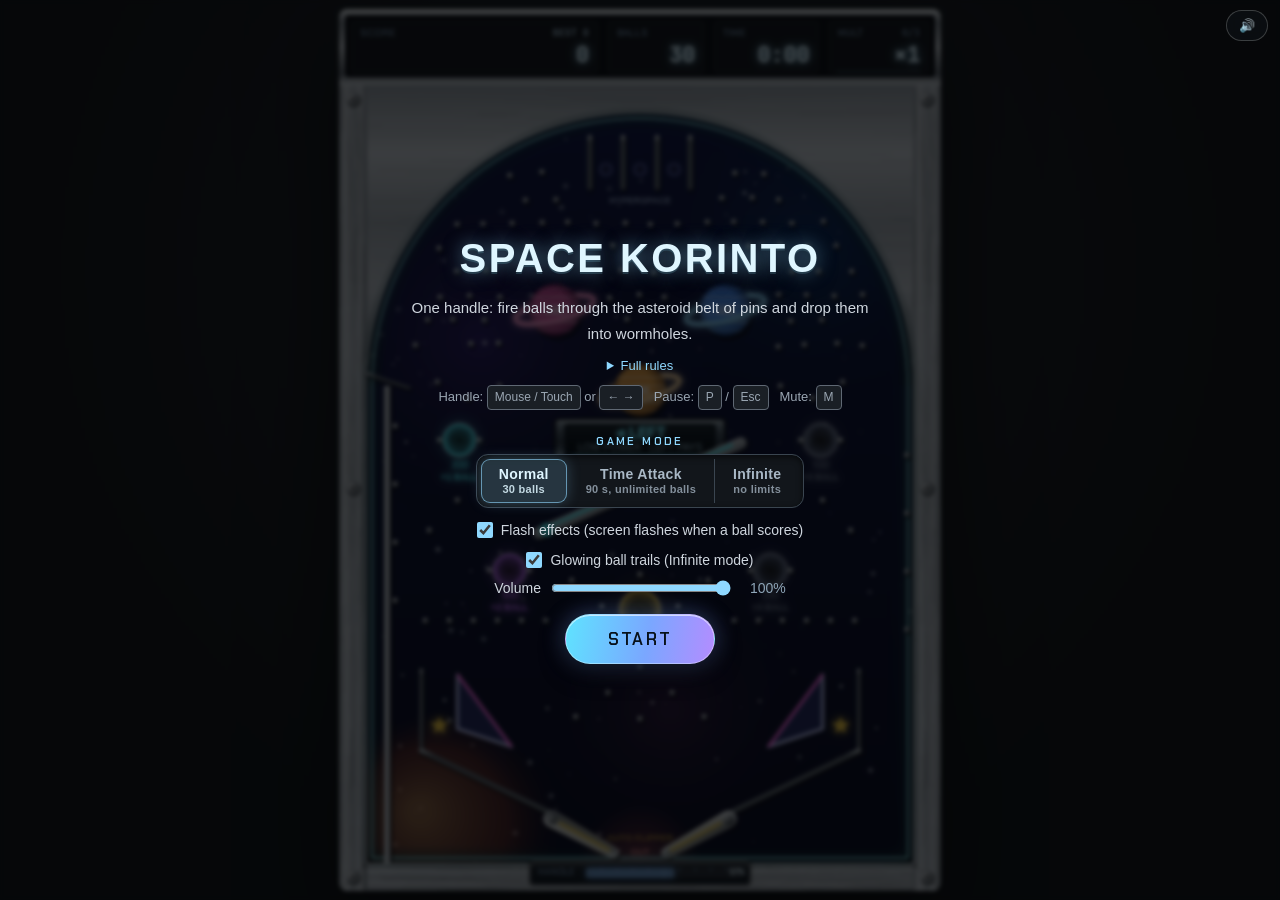
<file: index.html>
<!DOCTYPE html>
<html lang="ja">
<head>
<meta charset="utf-8">
<meta name="viewport" content="width=device-width, initial-scale=1, maximum-scale=1, user-scalable=no">
<title>Space Korinto</title>
<link rel="preconnect" href="https://fonts.gstatic.com" crossorigin>
<link rel="stylesheet" href="https://fonts.googleapis.com/css2?family=Chakra+Petch:wght@600&family=JetBrains+Mono:wght@800&display=swap">
<link rel="stylesheet" href="css/style.css?v=mode-ui-1">
</head>
<body>
<div id="wrap">
  <canvas id="c"></canvas>
  <div id="start" class="overlay">
    <h1>SPACE KORINTO</h1>
    <p data-i18n="tagline">ハンドルひとつで玉を打ち出し、ピンの小惑星帯をくぐらせてワームホールを狙おう。</p>
    <details class="rules">
      <summary data-i18n="rulesSummary">くわしいルール</summary>
      <p data-i18n="modes">鋼の筐体に組まれた宇宙の盤面。<b>ノーマルモード</b>は持ち玉 30 個からスタートし、玉が尽きたら終了。<b>タイムアタック</b>は玉が無限で 90 秒の制限時間内のスコアを競い、<b>無限モード</b>は玉も時間も無限で好きなだけ続けられます（ポーズ画面の「スコアを確定して終了」でリザルトへ）。</p>
      <p data-i18n="handle">操作は下の壁にある<b>青く光るハンドルゲージ</b>だけ。ハンドルを回している間、玉は自動で連続発射（ノーマルは毎分 100 発、タイムアタック・無限モードは毎分 200 発）。弱いと左に、強いと右に落ちるので、狙いたい場所に合わせて強さを調整しよう。いちばん左に戻すと発射が止まります。</p>
      <p data-i18n="holes">玉が<b>ワームホール</b>に吸い込まれると得点と<b>賞球</b>（持ち玉の払い出し）が入ります。シアンが 200 点、パープルが 500 点、中央の<b>ブラックホール</b>が 1,000 点。惑星の<b>バンパー</b>は 100 点、スリングショットは 50 点、インレーンの星は 300 点。</p>
      <p data-i18n="lanes">上部の<b>ハイパースペース・レーン</b>を 3 本すべて通過すると 1,500 点のボーナスと、以降の得点<b>倍率が +1</b>（最大 ×5）。</p>
      <p data-i18n="flippers">下の<b>フリッパーは自動</b>で動きます。落ちてきた玉を打ち上げてもう一度ワームホールを狙えますが、フリッパーの間や外側のレーンに落ちた玉はアウトです。</p>
    </details>
    <p class="controls" data-i18n="controls"><span class="kbd">マウス / タッチ</span> <span class="kbd">← →</span> でハンドル操作 &nbsp; <span class="kbd">P</span> / <span class="kbd">Esc</span> ポーズ &nbsp; <span class="kbd">M</span> ミュート</p>
    <div class="modePicker">
    <div class="modeLabel" id="modeLabel" data-i18n="modeLabel">ゲームモード</div>
    <div class="modes" role="radiogroup" aria-labelledby="modeLabel">
      <button id="modeNormal" type="button" role="radio" aria-checked="true" class="mode selected" data-i18n="modeNormal">ノーマル<small>持ち玉 30 個</small></button>
      <button id="modeTimed" type="button" role="radio" aria-checked="false" class="mode" data-i18n="modeTimed">タイムアタック<small>90 秒・玉無限</small></button>
      <button id="modeInfinite" type="button" role="radio" aria-checked="false" class="mode" data-i18n="modeInfinite">無限モード<small>制限なし</small></button>
    </div>
    </div>
    <label class="toggle"><input type="checkbox" class="flashToggle" checked> <span data-i18n="flash">フラッシュエフェクト（入賞時の画面の光）</span></label>
    <label class="toggle"><input type="checkbox" class="auroraToggle" checked> <span data-i18n="aurora">ボールの光の軌跡（無限モード）</span></label>
    <label class="volume"><span data-i18n="volume">音量</span> <input type="range" class="volumeSlider" min="0" max="100" step="5" value="100"> <span class="volumeValue">100%</span></label>
    <button id="startBtn" data-i18n="start">スタート</button>
  </div>
  <div id="over" class="overlay hidden">
    <h1 id="overTitle">TIME UP</h1>
    <div class="score" id="finalScore">0</div>
    <div class="best" id="finalBest"></div>
    <p id="finalStats"></p>
    <div class="row">
      <button id="retryBtn" data-i18n="retry">もう一度</button>
      <button id="titleBtn" class="secondary" data-i18n="toTitle">タイトルへ</button>
    </div>
  </div>
  <div id="pause" class="overlay hidden">
    <h1>PAUSED</h1>
    <p data-i18n="pauseHelp"><span class="kbd">P</span> / <span class="kbd">Esc</span> / <span class="kbd">Space</span> または下のボタンで再開</p>
    <div class="row">
      <button id="resumeBtn" data-i18n="resume">再開</button>
      <button id="finishBtn" class="secondary" data-i18n="finish">スコアを確定して終了</button>
      <button id="quitBtn" class="secondary" data-i18n="quit">やめる</button>
    </div>
    <label class="toggle"><input type="checkbox" class="flashToggle" checked> <span data-i18n="flash">フラッシュエフェクト（入賞時の画面の光）</span></label>
    <label class="toggle"><input type="checkbox" class="auroraToggle" checked> <span data-i18n="aurora">ボールの光の軌跡（無限モード）</span></label>
    <label class="volume"><span data-i18n="volume">音量</span> <input type="range" class="volumeSlider" min="0" max="100" step="5" value="100"> <span class="volumeValue">100%</span></label>
    <p class="note"><span data-i18n="finishNote">「スコアを確定して終了」は今のスコアで結果画面へ（ベスト更新あり）。「やめる」はスコアを残さずタイトルに戻ります。</span></p>
  </div>
  <button id="pauseBtn" class="hidden" title="ポーズ (P)" aria-label="ポーズ (P)">❚❚</button>
  <button id="mute" title="ミュート (M)" aria-label="ミュート (M)">🔊</button>
</div>

<script src="js/core.js?v=mode-fire-2"></script>
<script src="js/i18n.js?v=mode-ui-1"></script>
<script src="js/audio.js"></script>
<script src="js/board.js?v=timed-lanes-1"></script>
<script src="js/renderer.js?v=timed-lanes-1"></script>
<script src="js/game.js?v=mode-ui-1"></script>
</body>
</html>
</file>
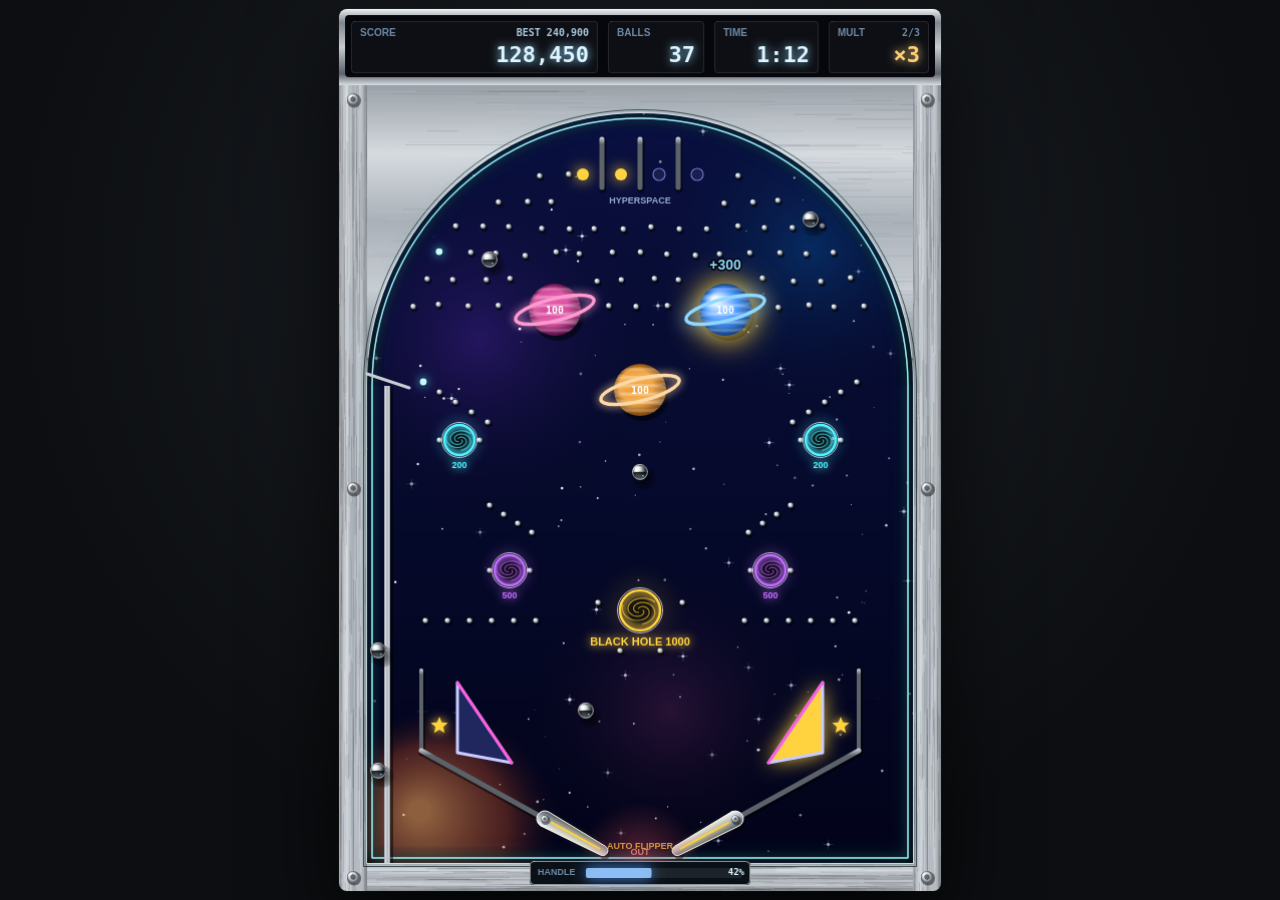
<file: design/mock-space-korinto.html>
<!DOCTYPE html>
<html lang="ja">
<head>
<meta charset="utf-8">
<title>Space Korinto — design mock</title>
<link rel="stylesheet" href="https://fonts.googleapis.com/css2?family=Chakra+Petch:wght@600&family=JetBrains+Mono:wght@800&display=swap">
<style>
html, body { margin: 0; height: 100%; background: #0c0e11; overflow: hidden; }
#wrap { width: 100vw; height: 100vh; display: flex; align-items: center; justify-content: center;
        background: radial-gradient(ellipse at 50% 30%, #1d2126 0%, #0c0e11 70%); }
canvas { display: block; height: 98vh; width: auto; max-width: 98vw; box-shadow: 0 40px 90px rgba(0,0,0,.75), 0 0 0 1px rgba(255,255,255,.04); border-radius: 8px; }
</style>
</head>
<body>
<div id="wrap"><canvas id="c"></canvas></div>
<script>
// Static colour mock of the "Space Korinto" board: the Easy Block Breaker cabinet, HUD and ball, with a space-themed
// playfield (star field, planet bumpers, wormhole pockets, silver pins, auto flippers). Nothing here moves.
const W = 600, H = 880, HUD_H = 76, WALL = 28, L = WALL, Rgt = W - WALL, T = HUD_H + WALL, B = H - WALL, R = 8;
const LANE_W = 22, FIELD_L = L + LANE_W, ARC_CX = (L + Rgt) / 2, ARC_R = (Rgt - L) / 2, ARC_CY = T + ARC_R;
const canvas = document.getElementById('c'); canvas.width = W; canvas.height = H;
const ctx = canvas.getContext('2d');
const rand = (a, b) => a + Math.random() * (b - a);
let seed = 11; const srand = () => (seed = (seed * 16807) % 2147483647) / 2147483647;

// ---------------------------------------------------------------- cabinet (unchanged from the current game)
function makeBrushedTexture(w, h, stops, vertical, alphaMax, count) {
  const cv = document.createElement('canvas'); cv.width = w; cv.height = h; const c = cv.getContext('2d');
  const g = vertical ? c.createLinearGradient(0, 0, w, 0) : c.createLinearGradient(0, 0, 0, h);
  stops.forEach(([p, col]) => g.addColorStop(p, col)); c.fillStyle = g; c.fillRect(0, 0, w, h); c.lineWidth = 1;
  for (let i = 0; i < count; i++) { const a = rand(0, alphaMax), light = Math.random() < 0.5;
    c.strokeStyle = light ? `rgba(255,255,255,${a})` : `rgba(0,0,0,${a * 1.4})`;
    const px = rand(0, w), py = rand(0, h), len = rand(20, 180); c.beginPath(); c.moveTo(px, py); vertical ? c.lineTo(px, py + len) : c.lineTo(px + len, py); c.stroke(); }
  return cv;
}
const STEEL = [[0, '#9aa1a8'], [0.25, '#d6dbe0'], [0.5, '#aab1b8'], [0.75, '#c9ced4'], [1, '#858c93']];
const LED_WARM = '#ffd9a3', LED_BLUE = '#dff6ff', LED_BLUE_GLOW = '#8fd8ff', HANDLE_LED = '#4f9dff';
function hexBolt(c, x, y, r, tone = '#c9ced4') {
  c.save(); c.fillStyle = 'rgba(0,0,0,.45)'; c.beginPath(); c.arc(x + 1, y + 1.5, r + 1, 0, Math.PI * 2); c.fill();
  const g = c.createRadialGradient(x - r * 0.4, y - r * 0.4, 1, x, y, r); g.addColorStop(0, '#f4f6f8'); g.addColorStop(0.5, tone); g.addColorStop(1, '#4e555c');
  c.fillStyle = g; c.beginPath(); c.arc(x, y, r, 0, Math.PI * 2); c.fill();
  c.fillStyle = 'rgba(0,0,0,.55)'; c.beginPath(); for (let i = 0; i < 6; i++) { const a = i * Math.PI / 3 + 0.3, hr = r * 0.5; c[i ? 'lineTo' : 'moveTo'](x + Math.cos(a) * hr, y + Math.sin(a) * hr); } c.closePath(); c.fill(); c.restore();
}
function roundRect(c, x, y, w, h, r) { c.beginPath(); c.moveTo(x + r, y); c.lineTo(x + w - r, y); c.quadraticCurveTo(x + w, y, x + w, y + r); c.lineTo(x + w, y + h - r); c.quadraticCurveTo(x + w, y + h, x + w - r, y + h); c.lineTo(x + r, y + h); c.quadraticCurveTo(x, y + h, x, y + h - r); c.lineTo(x, y + r); c.quadraticCurveTo(x, y, x + r, y); c.closePath(); }
function fieldPath(c, inset = 0) { c.beginPath(); c.moveTo(L + inset, B - inset); c.lineTo(L + inset, ARC_CY); c.arc(ARC_CX, ARC_CY, ARC_R - inset, Math.PI, Math.PI * 2); c.lineTo(Rgt - inset, B - inset); c.closePath(); }

// ---------------------------------------------------------------- space playfield
function drawSpace(c) {
  c.save(); fieldPath(c); c.clip();
  const g = c.createLinearGradient(0, T, 0, B); g.addColorStop(0, '#0a1040'); g.addColorStop(0.5, '#060a2c'); g.addColorStop(1, '#03041a');
  c.fillStyle = g; c.fillRect(0, 0, W, H);
  const neb = (x, y, r, col) => { const rg = c.createRadialGradient(x, y, 0, x, y, r); rg.addColorStop(0, col); rg.addColorStop(1, 'rgba(0,0,0,0)'); c.fillStyle = rg; c.fillRect(x - r, y - r, r * 2, r * 2); };
  neb(140, 330, 190, 'rgba(120,50,220,0.26)'); neb(470, 240, 170, 'rgba(0,160,255,0.2)'); neb(330, 700, 150, 'rgba(255,90,170,0.14)');
  for (let i = 0; i < 160; i++) { const x = L + srand() * (Rgt - L), y = T + srand() * (B - T), s = 0.4 + srand() * 1.4, a = 0.35 + srand() * 0.65;
    c.fillStyle = `rgba(255,255,255,${a})`; c.beginPath(); c.arc(x, y, s, 0, Math.PI * 2); c.fill();
    if (s > 1.5) { c.strokeStyle = `rgba(200,230,255,${a * 0.5})`; c.lineWidth = 0.6; c.beginPath(); c.moveTo(x - 5, y); c.lineTo(x + 5, y); c.moveTo(x, y - 5); c.lineTo(x, y + 5); c.stroke(); } }
  // distant planet peeking in at the lower left
  const pg = c.createRadialGradient(80, 800, 10, 100, 820, 120); pg.addColorStop(0, 'rgba(255,170,90,0.55)'); pg.addColorStop(0.6, 'rgba(200,80,40,0.35)'); pg.addColorStop(1, 'rgba(60,20,20,0)');
  c.fillStyle = pg; c.beginPath(); c.arc(100, 820, 120, 0, Math.PI * 2); c.fill();
  // inner shadow from the rails and the arc
  const sh = 18;
  [[L, 0, L + sh, 0], [Rgt, 0, Rgt - sh, 0], [0, B, 0, B - sh]].forEach(([x0, y0, x1, y1]) => { const gg = c.createLinearGradient(x0, y0, x1, y1); gg.addColorStop(0, 'rgba(0,0,0,.55)'); gg.addColorStop(1, 'rgba(0,0,0,0)'); c.fillStyle = gg; c.fillRect(L, T, Rgt - L, B - T); });
  const ag = c.createRadialGradient(ARC_CX, ARC_CY, ARC_R - sh, ARC_CX, ARC_CY, ARC_R); ag.addColorStop(0, 'rgba(0,0,0,0)'); ag.addColorStop(1, 'rgba(0,0,0,.55)'); c.fillStyle = ag; c.fillRect(L, T, Rgt - L, ARC_R);
  c.restore();
}
function drawCabinet(c) {
  const railTexH = makeBrushedTexture(W, WALL, STEEL, false, 0.10, 500), railTexV = makeBrushedTexture(WALL, H, STEEL, true, 0.10, 500), cornerTex = makeBrushedTexture(W, ARC_R, STEEL, false, 0.08, 400);
  c.drawImage(cornerTex, 0, HUD_H); c.drawImage(railTexH, 0, B); c.drawImage(railTexV, 0, 0); c.drawImage(railTexV, Rgt, 0);
  drawSpace(c);
  c.strokeStyle = 'rgba(255,255,255,.55)'; c.lineWidth = 1; fieldPath(c, -0.5); c.stroke();
  c.strokeStyle = 'rgba(0,0,0,.6)'; fieldPath(c, -3.5); c.stroke();
  // rail LED strip: cyan instead of warm white, to match the space palette
  c.save(); c.lineJoin = 'round';
  for (let i = 2; i >= 1; i--) { c.shadowColor = '#4ff5ff'; c.shadowBlur = 8 * i; c.strokeStyle = '#4ff5ff'; c.globalAlpha = 0.5; c.lineWidth = 1.5; fieldPath(c, 5); c.stroke(); }
  c.shadowBlur = 0; c.globalAlpha = 1; c.strokeStyle = '#fff'; c.lineWidth = 0.7; fieldPath(c, 5); c.stroke(); c.restore();
  // launch lane wall + flap
  const lg = c.createLinearGradient(FIELD_L - 5, 0, FIELD_L + 1, 0); STEEL.forEach(([p, col]) => lg.addColorStop(p, col));
  c.fillStyle = 'rgba(0,0,0,.5)'; c.fillRect(FIELD_L - 3, ARC_CY, 7, B - ARC_CY); c.fillStyle = lg; c.fillRect(FIELD_L - 5, ARC_CY, 6, B - ARC_CY);
  c.strokeStyle = '#c9ced4'; c.lineWidth = 3; c.lineCap = 'round'; c.beginPath(); c.moveTo(L, ARC_CY - 12); c.lineTo(FIELD_L + 20, ARC_CY + 2); c.stroke();
  [[14, HUD_H + 14], [W - 14, HUD_H + 14], [14, H - 14], [W - 14, H - 14], [14, (T + B) / 2], [W - 14, (T + B) / 2]].forEach(([x, y]) => hexBolt(c, x, y, 6));
  const pg = c.createLinearGradient(0, 0, 0, HUD_H); pg.addColorStop(0, '#e9edf0'); pg.addColorStop(0.18, '#7f868e'); pg.addColorStop(0.5, '#c7ccd1'); pg.addColorStop(0.85, '#5b626a'); pg.addColorStop(1, '#d9dee3');
  c.fillStyle = pg; c.fillRect(0, 0, W, HUD_H); c.fillStyle = '#05070c'; roundRect(c, 6, 6, W - 12, HUD_H - 14, 4); c.fill(); c.fillStyle = 'rgba(255,255,255,.35)'; c.fillRect(0, 0, W, 1);
}

// ---------------------------------------------------------------- features
function pin(c, x, y, lit = false) {
  c.fillStyle = 'rgba(0,0,0,.5)'; c.beginPath(); c.ellipse(x + 1.5, y + 2.5, 3.2, 2.8, 0, 0, Math.PI * 2); c.fill();
  const g = c.createRadialGradient(x - 1, y - 1, 0.3, x, y, 2.8); g.addColorStop(0, '#ffffff'); g.addColorStop(0.5, '#c9ced4'); g.addColorStop(1, '#4e555c');
  c.fillStyle = g; c.beginPath(); c.arc(x, y, 2.8, 0, Math.PI * 2); c.fill();
  if (lit) { c.save(); c.shadowColor = '#4ff5ff'; c.shadowBlur = 10; c.fillStyle = '#c8fbff'; c.beginPath(); c.arc(x, y, 3.4, 0, Math.PI * 2); c.fill(); c.restore(); }
}
function planet(c, x, y, r, base, dark, ring, lit) {
  c.save();
  if (lit) { c.shadowColor = '#ffd23f'; c.shadowBlur = 30; }
  c.fillStyle = 'rgba(0,0,0,.5)'; c.beginPath(); c.arc(x + 3, y + 5, r, 0, Math.PI * 2); c.fill();
  const g = c.createRadialGradient(x - r * 0.4, y - r * 0.4, r * 0.1, x, y, r); g.addColorStop(0, lit ? '#fff' : base); g.addColorStop(0.6, base); g.addColorStop(1, dark);
  c.fillStyle = g; c.beginPath(); c.arc(x, y, r, 0, Math.PI * 2); c.fill();
  c.shadowBlur = 0;
  c.save(); c.beginPath(); c.arc(x, y, r, 0, Math.PI * 2); c.clip();
  c.strokeStyle = 'rgba(255,255,255,.18)'; c.lineWidth = 3; for (let i = -2; i <= 2; i++) { c.beginPath(); c.ellipse(x, y + i * r * 0.32, r * 1.1, r * 0.16, 0, 0, Math.PI * 2); c.stroke(); }
  c.restore();
  c.strokeStyle = ring; c.lineWidth = 3.5; c.shadowColor = ring; c.shadowBlur = lit ? 18 : 8;
  c.beginPath(); c.ellipse(x, y, r * 1.55, r * 0.42, -0.25, 0, Math.PI * 2); c.stroke();
  c.fillStyle = '#fff'; c.font = '800 10px "JetBrains Mono", monospace'; c.textAlign = 'center'; c.textBaseline = 'middle'; c.shadowBlur = 0; c.fillText('100', x, y + 1);
  c.restore();
}
function wormhole(c, x, y, r, col, label, big = false) {
  c.save();
  const g = c.createRadialGradient(x, y, 0, x, y, r); g.addColorStop(0, '#000'); g.addColorStop(0.55, '#02030c'); g.addColorStop(1, col.replace(')', ',0.35)').replace('rgb', 'rgba'));
  c.fillStyle = g; c.beginPath(); c.arc(x, y, r, 0, Math.PI * 2); c.fill();
  // swirl arms
  c.strokeStyle = col.replace(')', ',0.6)').replace('rgb', 'rgba'); c.lineWidth = 1.2;
  for (let k = 0; k < 3; k++) { c.beginPath(); for (let t = 0; t < 2.2; t += 0.08) { const rr = r * 0.15 + t * r * 0.36, a = t * 2.6 + k * 2.1; const px = x + Math.cos(a) * rr, py = y + Math.sin(a) * rr * 0.75; t === 0 ? c.moveTo(px, py) : c.lineTo(px, py); } c.stroke(); }
  c.shadowColor = col; c.shadowBlur = big ? 26 : 14; c.strokeStyle = col; c.lineWidth = 2.5; c.beginPath(); c.arc(x, y, r, 0, Math.PI * 2); c.stroke();
  c.shadowBlur = 0; c.strokeStyle = 'rgba(255,255,255,.7)'; c.lineWidth = 1; c.beginPath(); c.arc(x, y, r + 2.5, 0, Math.PI * 2); c.stroke();
  c.fillStyle = col; c.shadowColor = col; c.shadowBlur = 8; c.font = `600 ${big ? 11 : 9}px "Chakra Petch", sans-serif`; c.textAlign = 'center'; c.textBaseline = 'top'; c.fillText(label, x, y + r + 6);
  c.restore();
}
function laneLight(c, x, y, lit) { c.save(); c.beginPath(); c.arc(x, y, 6, 0, Math.PI * 2); if (lit) { c.fillStyle = '#ffd23f'; c.shadowColor = '#ffd23f'; c.shadowBlur = 14; c.fill(); } else { c.fillStyle = '#1a1e4a'; c.fill(); c.strokeStyle = '#6a74c8'; c.lineWidth = 1.2; c.stroke(); } c.restore(); }
function chromeLine(c, ax, ay, bx, by, w = 4) { c.save(); c.lineCap = 'round'; c.strokeStyle = 'rgba(0,0,0,.5)'; c.lineWidth = w + 2; c.beginPath(); c.moveTo(ax + 1, ay + 2); c.lineTo(bx + 1, by + 2); c.stroke(); const g = c.createLinearGradient(ax, ay - w, ax, ay + w); g.addColorStop(0, '#f4f6f8'); g.addColorStop(0.5, '#aab1b8'); g.addColorStop(1, '#5b626a'); c.strokeStyle = g; c.lineWidth = w; c.beginPath(); c.moveTo(ax, ay); c.lineTo(bx, by); c.stroke(); c.restore(); }
function sling(c, pts, lit) {
  c.save(); c.beginPath(); pts.forEach(([x, y], i) => i ? c.lineTo(x, y) : c.moveTo(x, y)); c.closePath();
  c.fillStyle = lit ? '#ffd23f' : '#20265e'; if (lit) { c.shadowColor = '#ffd23f'; c.shadowBlur = 20; } c.fill(); c.shadowBlur = 0;
  c.strokeStyle = '#c8ccff'; c.lineWidth = 3; c.lineJoin = 'round'; c.stroke();
  c.strokeStyle = '#ff5ce0'; c.lineWidth = 3; c.beginPath(); c.moveTo(pts[0][0], pts[0][1]); c.lineTo(pts[2][0], pts[2][1]); c.stroke(); c.restore();
}
function flipper(c, px, py, angle, len, label) {
  const tx = px + Math.cos(angle) * len, ty = py + Math.sin(angle) * len, nx = -Math.sin(angle), ny = Math.cos(angle), r0 = 8, r1 = 5;
  c.save();
  c.fillStyle = 'rgba(0,0,0,.5)'; c.beginPath(); c.arc(px + 2, py + 4, r0, 0, Math.PI * 2); c.arc(tx + 2, ty + 4, r1, 0, Math.PI * 2); c.fill();
  c.beginPath(); c.moveTo(px + nx * r0, py + ny * r0); c.lineTo(tx + nx * r1, ty + ny * r1); c.arc(tx, ty, r1, angle + Math.PI / 2, angle - Math.PI / 2, true); c.lineTo(px - nx * r0, py - ny * r0); c.arc(px, py, r0, angle - Math.PI / 2, angle + Math.PI / 2, true); c.closePath();
  const g = c.createLinearGradient(px + nx * 8, py + ny * 8, px - nx * 8, py - ny * 8); g.addColorStop(0, '#f4f6f8'); g.addColorStop(0.5, '#aab1b8'); g.addColorStop(1, '#4e555c');
  c.fillStyle = g; c.fill(); c.strokeStyle = '#fff'; c.lineWidth = 1; c.stroke();
  c.shadowColor = '#ffd23f'; c.shadowBlur = 8; c.strokeStyle = '#ffd23f'; c.lineWidth = 2; c.beginPath(); c.moveTo(px + Math.cos(angle) * 8, py + Math.sin(angle) * 8); c.lineTo(tx - Math.cos(angle) * 4, ty - Math.sin(angle) * 4); c.stroke();
  c.shadowBlur = 0; hexBolt(c, px, py, 3.5);
  c.restore();
}
function drawBall(b) {
  const x = b.x, y = b.y, R = b.r;
  const sg = ctx.createRadialGradient(x + 4, y + 6, R * 0.2, x + 4, y + 6, R * 1.7); sg.addColorStop(0, 'rgba(0,0,0,.6)'); sg.addColorStop(0.6, 'rgba(0,0,0,.28)'); sg.addColorStop(1, 'rgba(0,0,0,0)');
  ctx.fillStyle = sg; ctx.beginPath(); ctx.ellipse(x + 4, y + 6, R * 1.6, R * 1.35, 0, 0, Math.PI * 2); ctx.fill();
  const bg = ctx.createRadialGradient(x - R * 0.40, y - R * 0.42, R * 0.04, x - R * 0.08, y - R * 0.05, R * 1.08);
  bg.addColorStop(0, '#ffffff'); bg.addColorStop(0.16, '#f5f7f9'); bg.addColorStop(0.36, '#c4cad0'); bg.addColorStop(0.56, '#6a7178'); bg.addColorStop(0.76, '#23272c'); bg.addColorStop(0.90, '#0e1013'); bg.addColorStop(1, '#2c3136');
  ctx.fillStyle = bg; ctx.beginPath(); ctx.arc(x, y, R, 0, Math.PI * 2); ctx.fill();
  ctx.save(); ctx.beginPath(); ctx.arc(x, y, R, 0, Math.PI * 2); ctx.clip();
  const sky = ctx.createLinearGradient(0, y - R, 0, y + R * 0.02); sky.addColorStop(0, 'rgba(255,255,255,.70)'); sky.addColorStop(0.10, 'rgba(255,255,255,.55)'); sky.addColorStop(0.16, 'rgba(60,66,72,.30)'); sky.addColorStop(0.22, 'rgba(255,255,255,.35)'); sky.addColorStop(0.60, 'rgba(210,216,222,.10)'); sky.addColorStop(1, 'rgba(120,128,136,0)');
  ctx.fillStyle = sky; ctx.fillRect(x - R, y - R, R * 2, R * 1.04);
  ctx.beginPath(); ctx.moveTo(x - R * 1.02, y + R * 0.08); ctx.quadraticCurveTo(x, y - R * 0.16, x + R * 1.02, y + R * 0.08); ctx.lineTo(x + R * 1.02, y + R * 1.02); ctx.lineTo(x - R * 1.02, y + R * 1.02); ctx.closePath();
  const gnd = ctx.createLinearGradient(0, y - R * 0.05, 0, y + R); gnd.addColorStop(0, 'rgba(6,8,10,.92)'); gnd.addColorStop(0.22, 'rgba(14,17,20,.85)'); gnd.addColorStop(0.55, 'rgba(58,64,70,.68)'); gnd.addColorStop(0.78, 'rgba(112,120,128,.55)'); gnd.addColorStop(0.90, 'rgba(60,66,72,.6)'); gnd.addColorStop(1, 'rgba(20,22,25,.7)');
  ctx.fillStyle = gnd; ctx.fill();
  const led = ctx.createLinearGradient(x - R, 0, x + R, 0); led.addColorStop(0, 'rgba(180,240,255,0)'); led.addColorStop(0.3, 'rgba(180,240,255,.7)'); led.addColorStop(0.7, 'rgba(180,240,255,.7)'); led.addColorStop(1, 'rgba(180,240,255,0)');
  ctx.strokeStyle = led; ctx.lineWidth = Math.max(1, R * 0.09); ctx.beginPath(); ctx.arc(x, y, R * 0.91, Math.PI * 0.26, Math.PI * 0.74); ctx.stroke();
  const rail = ctx.createLinearGradient(0, y - R, 0, y + R); rail.addColorStop(0, 'rgba(255,255,255,0)'); rail.addColorStop(0.3, 'rgba(255,255,255,.4)'); rail.addColorStop(0.7, 'rgba(255,255,255,.3)'); rail.addColorStop(1, 'rgba(255,255,255,0)');
  ctx.strokeStyle = rail; ctx.lineWidth = Math.max(0.8, R * 0.06); ctx.beginPath(); ctx.arc(x, y, R * 0.90, Math.PI * 0.78, Math.PI * 1.22); ctx.stroke(); ctx.beginPath(); ctx.arc(x, y, R * 0.90, -Math.PI * 0.24, Math.PI * 0.24); ctx.stroke();
  const fg = ctx.createRadialGradient(x, y, R * 0.72, x, y, R); fg.addColorStop(0, 'rgba(0,0,0,0)'); fg.addColorStop(0.75, 'rgba(0,0,0,.35)'); fg.addColorStop(1, 'rgba(0,0,0,.7)'); ctx.fillStyle = fg; ctx.fillRect(x - R, y - R, R * 2, R * 2);
  ctx.restore();
  const rim = ctx.createLinearGradient(x - R, y - R, x + R, y + R); rim.addColorStop(0, 'rgba(255,255,255,.8)'); rim.addColorStop(0.5, 'rgba(255,255,255,.3)'); rim.addColorStop(1, 'rgba(255,255,255,.55)');
  ctx.strokeStyle = rim; ctx.lineWidth = 1; ctx.beginPath(); ctx.arc(x, y, R - 0.5, 0, Math.PI * 2); ctx.stroke();
  const bloom = ctx.createRadialGradient(x - R * 0.40, y - R * 0.44, 0, x - R * 0.40, y - R * 0.44, R * 0.55); bloom.addColorStop(0, 'rgba(255,255,255,.55)'); bloom.addColorStop(1, 'rgba(255,255,255,0)');
  ctx.fillStyle = bloom; ctx.beginPath(); ctx.arc(x - R * 0.40, y - R * 0.44, R * 0.55, 0, Math.PI * 2); ctx.fill();
  ctx.fillStyle = '#ffffff'; ctx.beginPath(); ctx.ellipse(x - R * 0.42, y - R * 0.46, R * 0.20, R * 0.12, -0.7, 0, Math.PI * 2); ctx.fill();
  ctx.fillStyle = 'rgba(224,244,255,.85)'; ctx.beginPath(); ctx.arc(x + R * 0.36, y + R * 0.46, R * 0.09, 0, Math.PI * 2); ctx.fill();
}
function drawHUD(c) {
  c.save(); c.textBaseline = 'middle';
  const plate = (x, w, label, value, valueColor = LED_BLUE) => { const y = 12, h = HUD_H - 24;
    c.fillStyle = 'rgba(255,255,255,.03)'; roundRect(c, x, y, w, h, 3); c.fill(); c.strokeStyle = 'rgba(255,255,255,.10)'; c.lineWidth = 1; roundRect(c, x + 0.5, y + 0.5, w - 1, h - 1, 3); c.stroke();
    c.textAlign = 'left'; c.font = '600 10px "Chakra Petch", sans-serif'; c.fillStyle = '#6f8aa6'; c.fillText(label, x + 9, y + 12);
    c.save(); c.shadowColor = valueColor === LED_BLUE ? LED_BLUE_GLOW : valueColor; c.shadowBlur = 10; c.textAlign = 'right'; c.fillStyle = valueColor; c.font = '800 22px "JetBrains Mono", monospace'; c.fillText(value, x + w - 9, y + h - 17); c.restore(); };
  plate(12, 246, 'SCORE', '128,450'); plate(268, 96, 'BALLS', '37'); plate(374, 104, 'TIME', '1:12'); plate(488, 100, 'MULT', '×3', '#ffd27a');
  c.textAlign = 'right'; c.font = '700 10px "JetBrains Mono", monospace'; c.fillStyle = '#a9c8dc'; c.fillText('BEST 240,900', 12 + 246 - 9, 24);
  c.fillStyle = '#6f8aa6'; c.fillText('2/3', 488 + 100 - 9, 24);
  c.restore();
}
function drawHandle(c) {
  const gw = 220, x0 = W / 2 - gw / 2, y0 = B - 2, h = WALL - 4, k = 0.42;
  c.save(); c.fillStyle = '#0a1018'; roundRect(c, x0, y0, gw, h, 4); c.fill();
  c.strokeStyle = 'rgba(255,255,255,.55)'; c.lineWidth = 1; roundRect(c, x0 + 0.5, y0 + 0.5, gw - 1, h - 1, 4); c.stroke();
  c.textAlign = 'left'; c.textBaseline = 'middle'; c.font = '600 9px "Chakra Petch", sans-serif'; c.fillStyle = '#6f8aa6'; c.fillText('HANDLE', x0 + 8, y0 + h / 2);
  const bx = x0 + 56, bw = gw - 64, by = y0 + 7, bh = h - 14; c.fillStyle = 'rgba(255,255,255,.08)'; roundRect(c, bx, by, bw, bh, 2); c.fill();
  c.shadowColor = HANDLE_LED; c.shadowBlur = 14; c.fillStyle = 'rgba(150,200,255,.9)'; roundRect(c, bx, by, bw * k, bh, 2); c.fill(); c.shadowBlur = 0;
  c.textAlign = 'right'; c.fillStyle = LED_BLUE; c.font = '800 9px "JetBrains Mono", monospace'; c.fillText('42%', x0 + gw - 6, y0 + h / 2); c.restore();
}
function label(c, x, y, text, col = 'rgba(200,220,255,.75)') { c.save(); c.font = '600 9px "Chakra Petch", sans-serif'; c.textAlign = 'center'; c.textBaseline = 'middle'; c.fillStyle = col; c.fillText(text, x, y); c.restore(); }

// ---------------------------------------------------------------- compose
drawCabinet(ctx);
// asteroid belt: pins scattered under the arc, thinning out toward the middle
const pins = [];
for (let row = 0, y = T + 36; y < 300; row++, y += 26) for (let x = FIELD_L + 24 + (row % 2 ? 14 : 0); x < Rgt - 20; x += 28) {
  const px = x + rand(-3, 3), py = y + rand(-2, 2);
  if (py < ARC_CY && Math.hypot(px - ARC_CX, py - ARC_CY) > ARC_R - 28) continue;
  if (Math.abs(px - 300) < 70 && py < 200) continue;   // the lane block at the top centre
  if (Math.hypot(px - 215, py - 300) < 46 || Math.hypot(px - 385, py - 300) < 46) continue;
  pins.push([px, py]);
}
// pin "gates" guiding balls toward the wormholes and the flippers
for (let i = 0; i < 5; i++) { pins.push([84 + i * 16, 372 + i * 10], [516 - i * 16, 372 + i * 10]); }
for (let i = 0; i < 4; i++) { pins.push([150 + i * 14, 495 + i * 9], [450 - i * 14, 495 + i * 9]); }
for (let i = 0; i < 6; i++) { pins.push([86 + i * 22, 610], [514 - i * 22, 610]); }
for (const [x, y] of [[100, 430], [140, 430], [460, 430], [500, 430], [150, 560], [190, 560], [410, 560], [450, 560], [280, 640], [320, 640], [258, 592], [342, 592]]) pins.push([x, y]);
pins.sort((a, b) => a[1] - b[1]).forEach(([x, y], i) => pin(ctx, x, y, i === 23 || i === 61));
// hyperspace lanes at the top
for (const x of [262, 300, 338]) chromeLine(ctx, x, 130, x, 178, 5);
[281, 319].forEach((x, i) => laneLight(ctx, x, 165, i === 0)); laneLight(ctx, 243, 165, true); laneLight(ctx, 357, 165, false);
label(ctx, 300, 192, 'HYPERSPACE');
// planet bumpers
planet(ctx, 215, 300, 26, '#d64a9c', '#5a1247', '#ff9ad1', false);
planet(ctx, 385, 300, 26, '#3f8cff', '#123a7a', '#8fd8ff', true);
planet(ctx, 300, 380, 26, '#f0a03a', '#7a4610', '#ffd9a3', false);
// wormholes (scoring pockets)
wormhole(ctx, 120, 430, 15, 'rgb(79,245,255)', '200');
wormhole(ctx, 480, 430, 15, 'rgb(79,245,255)', '200');
wormhole(ctx, 170, 560, 15, 'rgb(196,107,255)', '500');
wormhole(ctx, 430, 560, 15, 'rgb(196,107,255)', '500');
wormhole(ctx, 300, 600, 20, 'rgb(255,210,63)', 'BLACK HOLE 1000', true);
// outlane dividers + inlane stars
chromeLine(ctx, 82, 660, 82, 740, 4); chromeLine(ctx, 518, 660, 518, 740, 4);
for (const [x, y] of [[100, 715], [500, 715]]) { ctx.save(); ctx.translate(x, y); ctx.fillStyle = '#ffd23f'; ctx.shadowColor = '#ffd23f'; ctx.shadowBlur = 10; ctx.beginPath(); for (let i = 0; i < 10; i++) { const r = i % 2 ? 4 : 9, a = -Math.PI / 2 + i * Math.PI / 5; ctx.lineTo(Math.cos(a) * r, Math.sin(a) * r); } ctx.closePath(); ctx.fill(); ctx.restore(); }
// slingshots + flipper guides
sling(ctx, [[118, 672], [118, 742], [172, 752]], false);
sling(ctx, [[482, 672], [482, 742], [428, 752]], true);
chromeLine(ctx, 82, 740, 205, 808, 5); chromeLine(ctx, 518, 740, 395, 808, 5);
flipper(ctx, 205, 808, 0.5, 66); flipper(ctx, 395, 808, Math.PI - 0.5, 66);
label(ctx, 300, 836, 'AUTO FLIPPER', 'rgba(255,210,63,.8)');
// drain glow
{ const g = ctx.createRadialGradient(300, B, 4, 300, B, 60); g.addColorStop(0, 'rgba(255,92,92,.35)'); g.addColorStop(1, 'rgba(255,92,92,0)'); ctx.save(); fieldPath(ctx); ctx.clip(); ctx.fillStyle = g; ctx.fillRect(240, B - 60, 120, 60); ctx.restore(); label(ctx, 300, B - 10, 'OUT', 'rgba(255,140,140,.8)'); }
// balls in flight + a score popup
for (const b of [[39, 760], [39, 640], [150, 250], [470, 210], [300, 462], [246, 700]]) drawBall({ x: b[0], y: b[1], r: R });
ctx.save(); ctx.font = '800 14px -apple-system, Helvetica, Arial, sans-serif'; ctx.textAlign = 'center'; ctx.lineWidth = 3; ctx.strokeStyle = 'rgba(0,0,0,.8)'; ctx.strokeText('+300', 385, 260); ctx.fillStyle = '#8fd8ff'; ctx.fillText('+300', 385, 260); ctx.restore();
drawHandle(ctx);
drawHUD(ctx);
</script>
</body>
</html>
</file>
<file: css/style.css>
html, body {
  margin: 0; height: 100%; background: #0c0e11; color: #e6e9ee;
  font-family: -apple-system, "Hiragino Sans", "Helvetica Neue", Arial, sans-serif;
  overflow: hidden; touch-action: none; user-select: none; -webkit-user-select: none;
}
#wrap { position: relative; width: 100vw; height: 100vh; display: flex; align-items: center; justify-content: center;
        background: radial-gradient(ellipse at 50% 30%, #1d2126 0%, #0c0e11 70%); }
canvas { display: block; box-shadow: 0 40px 90px rgba(0,0,0,.75), 0 0 0 1px rgba(255,255,255,.04); border-radius: 8px; cursor: none; }
/* scrollable + safe centering: on short viewports the content anchors to the top instead of clipping the start button off-screen */
.overlay { position: absolute; inset: 0; display: flex; flex-direction: column; align-items: center; justify-content: safe center;
           overflow-y: auto; box-sizing: border-box; touch-action: pan-y;
           background: rgba(5,6,8,.74); text-align: center; padding: 24px; backdrop-filter: blur(2px); }
.overlay > * { flex-shrink: 0; }
.overlay h1 { font-size: 40px; margin: 0 0 8px; letter-spacing: .06em; color: #dff6ff; text-shadow: 0 0 18px rgba(143,216,255,.55), 0 2px 0 #1a2a36, 0 6px 20px rgba(0,0,0,.6); }
.overlay p { max-width: 460px; line-height: 1.7; margin: 6px 0; font-size: 15px; color: #cfd6de; }
/* collapsible detail rules: closed by default so the title screen stays short */
.rules { max-width: 460px; margin: 2px 0; font-size: 14px; color: #cfd6de; }
.rules summary { cursor: pointer; color: #8fd8ff; font-size: 13px; padding: 4px 8px; }
.rules p { text-align: left; font-size: 14px; }
.overlay p.controls { font-size: 13px; color: #9aa6b2; }
.overlay .score { font-size: 54px; font-weight: 800; color: #fff; margin: 8px 0 2px; font-variant-numeric: tabular-nums; }
.overlay .score.long { font-size: 32px; }
.overlay .best { font-size: 14px; color: #8fa6b8; margin-bottom: 14px; }
/* buttons: the primary action is a cyan→violet gradient pill (the wormhole colours) with a soft glow; secondaries are dark outlines */
button { margin-top: 18px; font-family: "Chakra Petch", -apple-system, "Hiragino Sans", sans-serif; font-size: 17px; font-weight: 600;
         letter-spacing: .12em; text-transform: uppercase; padding: 13px 42px; border-radius: 999px; cursor: pointer;
         border: 1px solid rgba(255,255,255,.35); color: #07111a;
         background: linear-gradient(100deg, #5fe3ff 0%, #7aa7ff 55%, #b48cff 100%);
         box-shadow: 0 8px 24px rgba(0,0,0,.55), 0 0 22px rgba(122,167,255,.4), inset 0 1px 0 rgba(255,255,255,.6);
         transition: transform .12s, box-shadow .15s, filter .15s; }
button:hover { filter: brightness(1.08); transform: translateY(-1px);
               box-shadow: 0 10px 28px rgba(0,0,0,.55), 0 0 32px rgba(122,167,255,.6), inset 0 1px 0 rgba(255,255,255,.7); }
button:active { transform: translateY(1px); filter: brightness(.95); box-shadow: 0 4px 12px rgba(0,0,0,.5), 0 0 16px rgba(122,167,255,.35); }
button:focus-visible { outline: 2px solid #dff6ff; outline-offset: 3px; }
.hidden { display: none !important; }
.kbd { display: inline-block; padding: 1px 7px; border: 1px solid #5f6873; border-radius: 4px; font-size: 12px; background: #1a1f25; }
/* in-game toolbar: mute at the corner, pause (shown while playing) beside it */
#mute, #pauseBtn { position: absolute; top: 10px; margin: 0; padding: 6px 12px; font-size: 13px; letter-spacing: 0;
                   color: #dff6ff; background: rgba(12,16,20,.78); border-color: rgba(255,255,255,.2); box-shadow: none;
                   backdrop-filter: blur(6px); filter: none; }
#mute:hover, #pauseBtn:hover { filter: none; transform: none; border-color: rgba(143,216,255,.6); box-shadow: 0 0 12px rgba(143,216,255,.25); }
#mute { right: 12px; }
#pauseBtn { right: 66px; min-width: 44px; }
/* mode picker on the title screen: a captioned segmented control, deliberately flat so only the start button reads as "press me" */
.modePicker { display: inline-flex; flex-direction: column; align-items: center; margin-top: 18px; }
.modeLabel { font-family: "Chakra Petch", -apple-system, "Hiragino Sans", sans-serif; font-size: 11px; font-weight: 600;
             letter-spacing: .22em; text-transform: uppercase; color: #8fd8ff; margin-bottom: 6px; }
.modes { display: inline-flex; padding: 4px; border-radius: 12px;
         background: #12161b; border: 1px solid #3a4550; box-shadow: inset 0 2px 6px rgba(0,0,0,.6); }
.mode { margin: 0; padding: 7px 18px; font-size: 14px; line-height: 1.2; border-radius: 9px; border: 0; box-shadow: none;
        font-family: inherit; letter-spacing: .02em; text-transform: none; filter: none;
        background: transparent; color: #a9b8c6; font-weight: 700; transition: background .15s, color .15s, box-shadow .15s; }
.mode + .mode { border-left: 1px solid #3a4550; border-radius: 0 9px 9px 0; }
.mode:first-child { border-radius: 9px 0 0 9px; }
.mode.selected, .mode.selected + .mode { border-left-color: transparent; }
.mode:hover { color: #e6e9ee; background: rgba(255,255,255,.05); transform: none; filter: none; box-shadow: none; }
.mode:active { transform: none; filter: none; box-shadow: none; }
.mode small { display: block; font-size: 11px; font-weight: 600; opacity: .75; }
.mode.selected, .mode.selected:hover { color: #dff6ff; background: rgba(143,216,255,.16); border-radius: 9px;
                 box-shadow: inset 0 0 0 1px rgba(143,216,255,.6), 0 0 14px rgba(143,216,255,.25); }
.mode.selected small { opacity: .85; }
@media (max-width: 480px) {
  .modePicker, .modes { align-self: stretch; }
  .modes { flex-direction: column; }
  .mode { padding: 9px 12px; border-radius: 9px; }
  .mode + .mode { border-left: 0; border-top: 1px solid #3a4550; border-radius: 9px; }
  .mode.selected, .mode.selected + .mode { border-top-color: transparent; }
}
.row { display: flex; gap: 12px; flex-wrap: wrap; justify-content: center; }
.overlay .row button { margin-top: 12px; padding: 12px 24px; font-size: 16px; }
button.secondary { background: rgba(16,21,27,.85); color: #dff6ff; border-color: rgba(143,216,255,.45);
                   box-shadow: 0 6px 18px rgba(0,0,0,.45), inset 0 0 0 1px rgba(143,216,255,.12); }
button.secondary:hover { filter: none; border-color: rgba(143,216,255,.85); box-shadow: 0 8px 22px rgba(0,0,0,.45), 0 0 16px rgba(143,216,255,.3); }
.overlay p.limit { color: #ffd27a; font-weight: 700; }
.overlay .note { font-size: 12px; color: #8fa6b8; margin-top: 14px; }
/* settings shared by the title and pause screens: flash toggle + volume slider */
.overlay .toggle { display: inline-flex; align-items: center; gap: 8px; margin-top: 14px; font-size: 14px; color: #cfd6de; cursor: pointer; }
.overlay .toggle input { width: 16px; height: 16px; margin: 0; accent-color: #8fd8ff; cursor: pointer; }
.overlay .volume { display: inline-flex; align-items: center; gap: 10px; margin-top: 12px; font-size: 14px; color: #cfd6de; }
.overlay .volume input { width: 180px; margin: 0; accent-color: #8fd8ff; cursor: pointer; }
.overlay .volumeValue { min-width: 3.2em; text-align: right; font-variant-numeric: tabular-nums; color: #8fa6b8; }
/* phones: leave room under the toolbar buttons and shrink the headline */
@media (max-width: 480px) {
  .overlay { padding: 44px 16px 24px; }
  .overlay h1 { font-size: 28px; }
}
</file>
